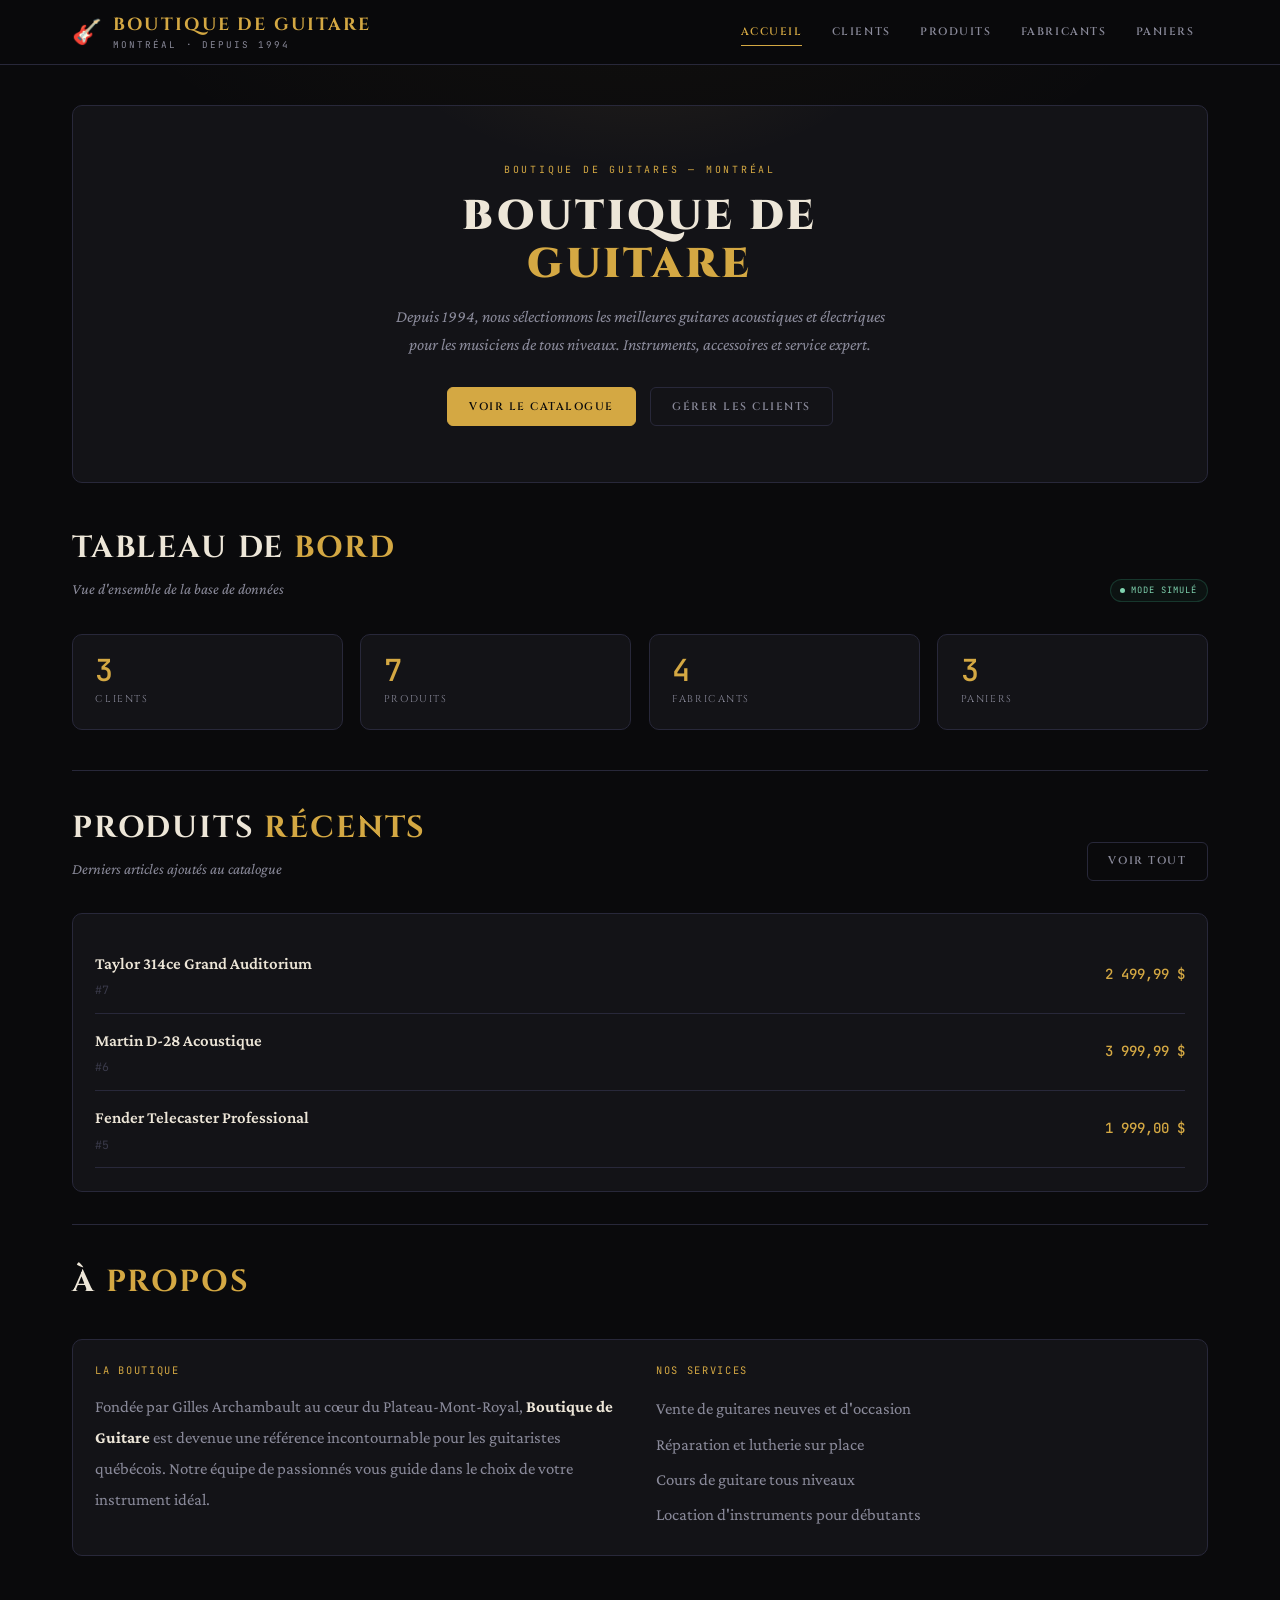
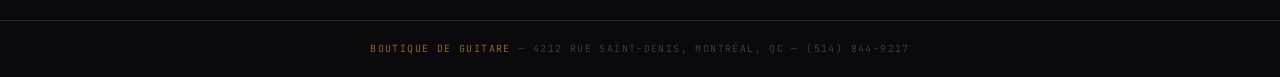
<file: boutique-guitar/index.html>
<!DOCTYPE html>
<html lang="fr">
<head>
  <meta charset="UTF-8" />
  <meta name="viewport" content="width=device-width, initial-scale=1.0" />
  <title>Boutique de Guitare — Accueil</title>
  <link rel="stylesheet" href="css/style.css" />
</head>
<body>

  <header>
    <div class="header-inner">
      <a href="index.html" class="logo">
        <span class="logo-icon">🎸</span>
        <span>
          <span class="logo-text">Boutique de Guitare</span>
          <span class="logo-sub">Montréal · Depuis 1994</span>
        </span>
      </a>
      <nav>
        <a href="index.html" class="actif">Accueil</a>
        <a href="clients.html">Clients</a>
        <a href="produits.html">Produits</a>
        <a href="fabricants.html">Fabricants</a>
        <a href="paniers.html">Paniers</a>
      </nav>
    </div>
  </header>

  <main>

    <section class="hero">
      <p class="hero-eyebrow">Boutique de guitares — Montréal</p>
      <h1 class="hero-title">Boutique de<br/><em>Guitare</em></h1>
      <p class="hero-desc">
        Depuis 1994, nous sélectionnons les meilleures guitares acoustiques et électriques
        pour les musiciens de tous niveaux. Instruments, accessoires et service expert.
      </p>
      <div class="hero-actions">
        <a href="produits.html" class="btn btn-primary">Voir le catalogue</a>
        <a href="clients.html"  class="btn btn-secondary">Gérer les clients</a>
      </div>
    </section>

    <section>
      <div class="page-header">
        <div>
          <h2 class="page-title">Tableau de <span>bord</span></h2>
          <p class="page-subtitle">Vue d'ensemble de la base de données</p>
        </div>
        <span id="api-mode-badge" class="api-badge mock">
          <span class="api-dot"></span>
          <span id="api-mode-label">Mode simulé</span>
        </span>
      </div>

      <div class="stats-grid">
        <a href="clients.html" class="stat-card">
          <div class="stat-value" id="stat-clients">—</div>
          <div class="stat-label">Clients</div>
        </a>
        <a href="produits.html" class="stat-card">
          <div class="stat-value" id="stat-produits">—</div>
          <div class="stat-label">Produits</div>
        </a>
        <a href="fabricants.html" class="stat-card">
          <div class="stat-value" id="stat-fabricants">—</div>
          <div class="stat-label">Fabricants</div>
        </a>
        <a href="paniers.html" class="stat-card">
          <div class="stat-value" id="stat-paniers">—</div>
          <div class="stat-label">Paniers</div>
        </a>
      </div>
    </section>

    <hr class="divider" />

    <section>
      <div class="page-header">
        <div>
          <h2 class="page-title">Produits <span>récents</span></h2>
          <p class="page-subtitle">Derniers articles ajoutés au catalogue</p>
        </div>
        <a href="produits.html" class="btn btn-secondary">Voir tout</a>
      </div>
      <div class="panel">
        <div class="panel-body">
          <div id="produits-apercu">
            <div class="spinner-wrapper">
              <div class="spinner"></div>
              Chargement...
            </div>
          </div>
        </div>
      </div>
    </section>

    <hr class="divider" />

    <section>
      <div class="page-header">
        <div>
          <h2 class="page-title">À <span>propos</span></h2>
        </div>
      </div>
      <div class="panel">
        <div class="panel-body" style="display:grid; grid-template-columns:1fr 1fr; gap:2rem;">
          <div>
            <p style="font-family:var(--font-m); font-size:.65rem; letter-spacing:.16em; text-transform:uppercase; color:var(--gold); margin-bottom:.75rem;">La boutique</p>
            <p style="color:var(--muted); line-height:1.85;">
              Fondée par Gilles Archambault au cœur du Plateau-Mont-Royal, 
              <strong style="color:var(--text)">Boutique de Guitare</strong> est devenue 
              une référence incontournable pour les guitaristes québécois. Notre équipe de 
              passionnés vous guide dans le choix de votre instrument idéal.
            </p>
          </div>
          <div>
            <p style="font-family:var(--font-m); font-size:.65rem; letter-spacing:.16em; text-transform:uppercase; color:var(--gold); margin-bottom:.75rem;">Nos services</p>
            <ul style="list-style:none; color:var(--muted); line-height:2.1;">
              <li>Vente de guitares neuves et d'occasion</li>
              <li>Réparation et lutherie sur place</li>
              <li>Cours de guitare tous niveaux</li>
              <li>Location d'instruments pour débutants</li>
            </ul>
          </div>
        </div>
      </div>
    </section>

  </main>

  <footer>
    <span>Boutique de Guitare</span> — 4212 rue Saint-Denis, Montréal, QC — (514) 844-9217
  </footer>

  <div id="toast-container"></div>

  <script src="js/api.js"></script>
  <script>
    'use strict';

    const badge = document.getElementById('api-mode-badge');
    const label = document.getElementById('api-mode-label');
    const mode  = getModeLabel();
    badge.className = `api-badge ${mode}`;
    label.textContent = mode === 'mock' ? 'Mode simulé' : 'Oracle ORDS connecté';

    async function chargerStats() {
      try {
        const [c, p, f, pa] = await Promise.all([
          getAll('clients'), getAll('produits'),
          getAll('fabricants'), getAll('paniers'),
        ]);
        document.getElementById('stat-clients').textContent    = c.count  ?? c.items.length;
        document.getElementById('stat-produits').textContent   = p.count  ?? p.items.length;
        document.getElementById('stat-fabricants').textContent = f.count  ?? f.items.length;
        document.getElementById('stat-paniers').textContent    = pa.count ?? pa.items.length;
      } catch (e) { console.error(e); }
    }

    async function chargerProduitsApercu() {
      const el = document.getElementById('produits-apercu');
      try {
        const data  = await getAll('produits');
        const items = data.items.slice(-3).reverse();
        if (!items.length) {
          el.innerHTML = '<div class="empty-state"><div class="empty-state-text">Aucun produit</div></div>';
          return;
        }
        el.innerHTML = items.map(p => `
          <div style="display:flex;align-items:center;justify-content:space-between;padding:.85rem 0;border-bottom:1px solid var(--border);">
            <div>
              <div style="font-weight:600">${esc(p.nom_produit)}</div>
              <div style="font-family:var(--font-m);font-size:.72rem;color:var(--faint);margin-top:.15rem">#${p.id_produit}</div>
            </div>
            <div class="td-price">${prix(p.prix_produit)}</div>
          </div>`).join('');
      } catch {
        el.innerHTML = '<div class="empty-state"><div class="empty-state-text">Erreur de chargement</div></div>';
      }
    }

    function esc(s) { const d = document.createElement('div'); d.textContent = s ?? ''; return d.innerHTML; }
    function prix(v) { return v != null ? parseFloat(v).toLocaleString('fr-CA',{style:'currency',currency:'CAD'}) : '—'; }

    chargerStats();
    chargerProduitsApercu();
  </script>

</body>
</html>
</file>
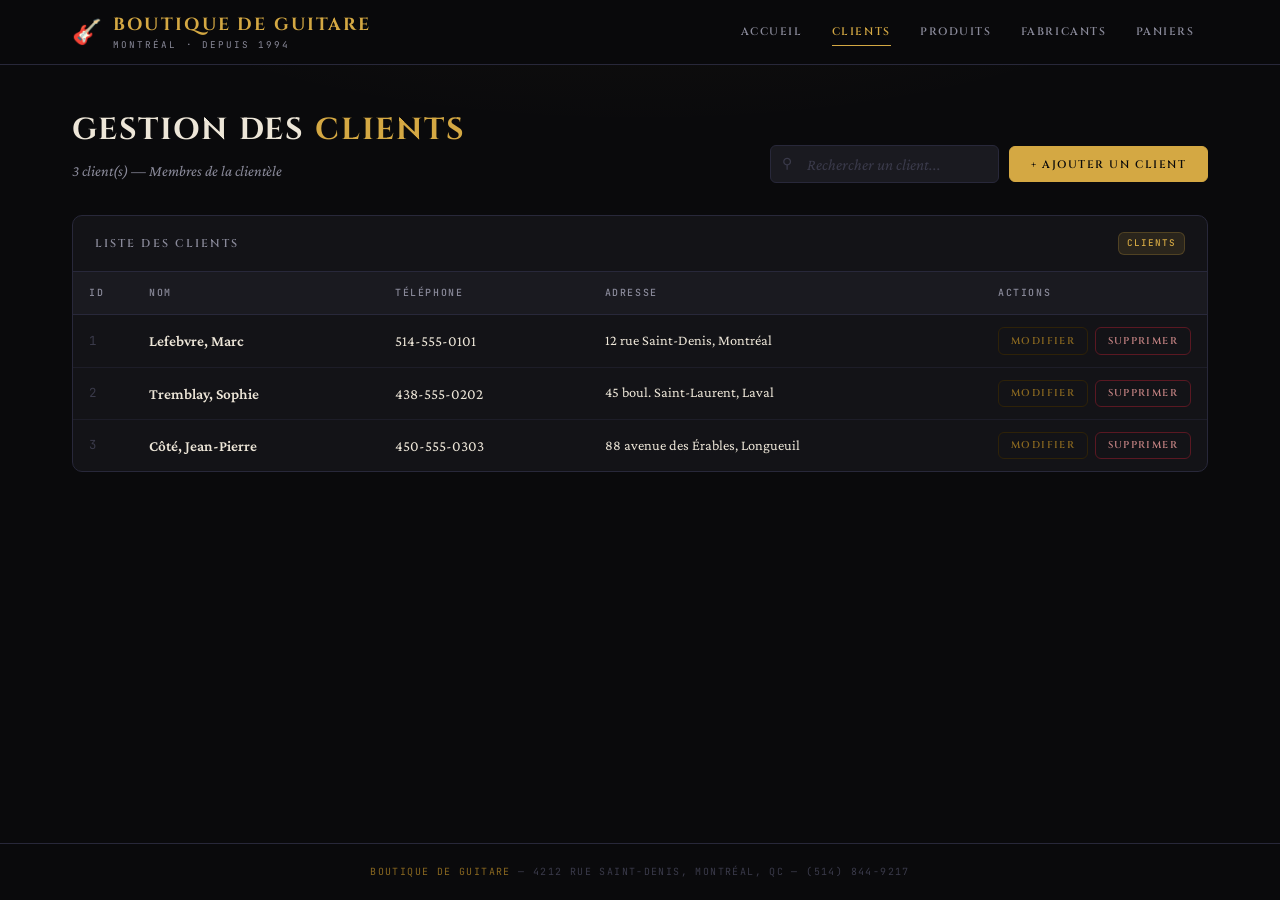
<file: boutique-guitar/clients.html>
<!DOCTYPE html>
<html lang="fr">
<head>
  <meta charset="UTF-8" />
  <meta name="viewport" content="width=device-width, initial-scale=1.0" />
  <title>Boutique de Guitare — Clients</title>
  <link rel="stylesheet" href="css/style.css" />
</head>
<body>

  <header>
    <div class="header-inner">
      <a href="index.html" class="logo">
        <span class="logo-icon">🎸</span>
        <span>
          <span class="logo-text">Boutique de Guitare</span>
          <span class="logo-sub">Montréal · Depuis 1994</span>
        </span>
      </a>
      <nav>
        <a href="index.html">Accueil</a>
        <a href="clients.html" class="actif">Clients</a>
        <a href="produits.html">Produits</a>
        <a href="fabricants.html">Fabricants</a>
        <a href="paniers.html">Paniers</a>
      </nav>
    </div>
  </header>

  <main>

    <div class="page-header">
      <div>
        <h1 class="page-title">Gestion des <span>Clients</span></h1>
        <p class="page-subtitle"><span id="compteur">—</span> — Membres de la clientèle</p>
      </div>
      <div class="toolbar">
        <div class="search-wrapper">
          <span class="search-icon">&#9906;</span>
          <input type="search" id="recherche" class="form-control search-input" placeholder="Rechercher un client..." />
        </div>
        <button id="btn-ajouter" class="btn btn-primary">+ Ajouter un client</button>
      </div>
    </div>

    <div class="panel">
      <div class="panel-header">
        <span class="panel-title">Liste des clients</span>
        <span class="badge badge-gold">clients</span>
      </div>
      <div class="table-wrapper">
        <table>
          <thead>
            <tr>
              <th style="width:60px">ID</th>
              <th>Nom</th>
              <th>Téléphone</th>
              <th>Adresse</th>
              <th style="width:210px">Actions</th>
            </tr>
          </thead>
          <tbody id="clients-tbody"></tbody>
        </table>
      </div>
    </div>

  </main>

  <footer>
    <span>Boutique de Guitare</span> — 4212 rue Saint-Denis, Montréal, QC — (514) 844-9217
  </footer>

  <!-- Modal -->
  <div id="modal-overlay" class="modal-overlay">
    <div class="modal" role="dialog" aria-modal="true">
      <div class="modal-header">
        <span id="modal-titre" class="modal-title">Nouveau client</span>
        <button id="btn-fermer-modal" class="modal-close" aria-label="Fermer">&#x2715;</button>
      </div>
      <div class="modal-body">
        <form id="form-client" novalidate>
          <input type="hidden" id="field-id" />
          <div class="form-group">
            <label class="form-label" for="field-nom">Nom du client *</label>
            <input type="text" id="field-nom" class="form-control" placeholder="ex. Tremblay, Marie" required maxlength="100" />
          </div>
          <div class="form-group">
            <label class="form-label" for="field-tel">Téléphone</label>
            <input type="tel" id="field-tel" class="form-control" placeholder="ex. 514-555-0123" maxlength="20" />
          </div>
          <div class="form-group">
            <label class="form-label" for="field-adr">Adresse</label>
            <input type="text" id="field-adr" class="form-control" placeholder="ex. 123 rue Principale, Montréal" maxlength="200" />
          </div>
        </form>
      </div>
      <div class="modal-footer">
        <button type="button" class="btn btn-secondary" onclick="fermerModal()">Annuler</button>
        <button type="submit" id="btn-soumettre" class="btn btn-primary" form="form-client">Créer</button>
      </div>
    </div>
  </div>

  <!-- Confirmation -->
  <div id="confirm-overlay" class="confirm-overlay">
    <div class="confirm-box">
      <div class="confirm-icon">&#9888;</div>
      <div class="confirm-title">Confirmer la suppression</div>
      <div class="confirm-msg">Supprimer le client <strong id="confirm-nom-client"></strong> ? Cette action est irréversible.</div>
      <div class="confirm-actions">
        <button id="btn-annuler-confirm" class="btn btn-secondary">Annuler</button>
        <button id="btn-confirmer-suppr" class="btn btn-danger" style="padding:.6rem 1.3rem;font-size:.68rem;">Supprimer</button>
      </div>
    </div>
  </div>

  <div id="toast-container"></div>
  <script src="js/api.js"></script>
  <script src="js/clients.js"></script>
</body>
</html>
</file>
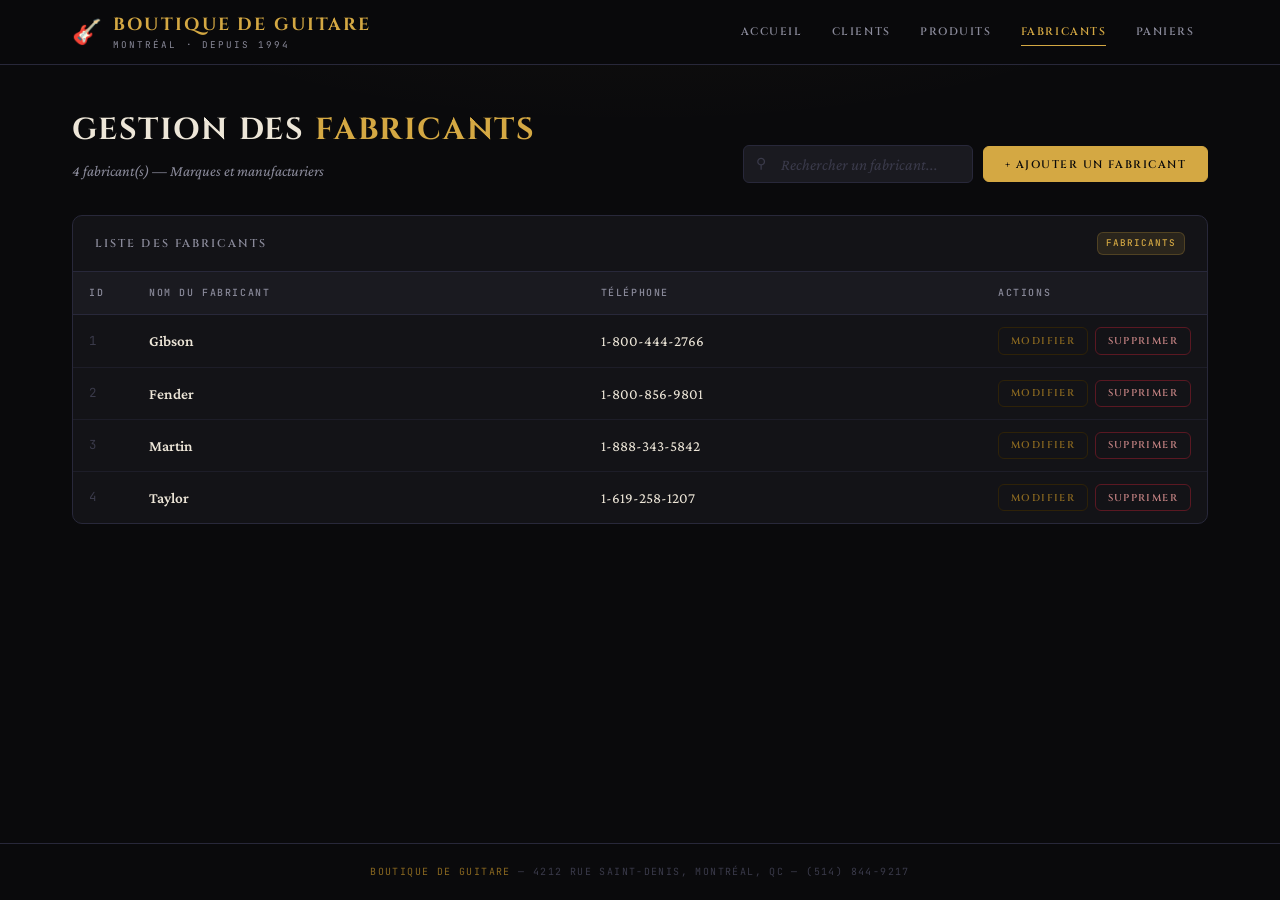
<file: boutique-guitar/fabricants.html>
<!DOCTYPE html>
<html lang="fr">
<head>
  <meta charset="UTF-8" />
  <meta name="viewport" content="width=device-width, initial-scale=1.0" />
  <title>Boutique de Guitare — Fabricants</title>
  <link rel="stylesheet" href="css/style.css" />
</head>
<body>

  <header>
    <div class="header-inner">
      <a href="index.html" class="logo">
        <span class="logo-icon">🎸</span>
        <span>
          <span class="logo-text">Boutique de Guitare</span>
          <span class="logo-sub">Montréal · Depuis 1994</span>
        </span>
      </a>
      <nav>
        <a href="index.html">Accueil</a>
        <a href="clients.html">Clients</a>
        <a href="produits.html">Produits</a>
        <a href="fabricants.html" class="actif">Fabricants</a>
        <a href="paniers.html">Paniers</a>
      </nav>
    </div>
  </header>

  <main>

    <div class="page-header">
      <div>
        <h1 class="page-title">Gestion des <span>Fabricants</span></h1>
        <p class="page-subtitle"><span id="compteur">—</span> — Marques et manufacturiers</p>
      </div>
      <div class="toolbar">
        <div class="search-wrapper">
          <span class="search-icon">&#9906;</span>
          <input type="search" id="recherche" class="form-control search-input" placeholder="Rechercher un fabricant..." />
        </div>
        <button id="btn-ajouter" class="btn btn-primary">+ Ajouter un fabricant</button>
      </div>
    </div>

    <div class="panel">
      <div class="panel-header">
        <span class="panel-title">Liste des fabricants</span>
        <span class="badge badge-gold">fabricants</span>
      </div>
      <div class="table-wrapper">
        <table>
          <thead>
            <tr>
              <th style="width:60px">ID</th>
              <th>Nom du fabricant</th>
              <th>Téléphone</th>
              <th style="width:210px">Actions</th>
            </tr>
          </thead>
          <tbody id="fabricants-tbody"></tbody>
        </table>
      </div>
    </div>

  </main>

  <footer>
    <span>Boutique de Guitare</span> — 4212 rue Saint-Denis, Montréal, QC — (514) 844-9217
  </footer>

  <!-- Modal -->
  <div id="modal-overlay" class="modal-overlay">
    <div class="modal" role="dialog" aria-modal="true">
      <div class="modal-header">
        <span id="modal-titre" class="modal-title">Nouveau fabricant</span>
        <button id="btn-fermer-modal" class="modal-close" aria-label="Fermer">&#x2715;</button>
      </div>
      <div class="modal-body">
        <form id="form-fabricant" novalidate>
          <div class="form-group">
            <label class="form-label" for="field-nom">Nom du fabricant *</label>
            <input type="text" id="field-nom" class="form-control" placeholder="ex. Gibson, Fender, Martin..." required maxlength="100" />
          </div>
          <div class="form-group">
            <label class="form-label" for="field-tel">Téléphone</label>
            <input type="tel" id="field-tel" class="form-control" placeholder="ex. 1-800-444-2766" maxlength="20" />
          </div>
        </form>
      </div>
      <div class="modal-footer">
        <button type="button" class="btn btn-secondary" onclick="fermerModal()">Annuler</button>
        <button type="submit" id="btn-soumettre" class="btn btn-primary" form="form-fabricant">Créer</button>
      </div>
    </div>
  </div>

  <!-- Confirmation -->
  <div id="confirm-overlay" class="confirm-overlay">
    <div class="confirm-box">
      <div class="confirm-icon">&#9888;</div>
      <div class="confirm-title">Confirmer la suppression</div>
      <div class="confirm-msg">Supprimer le fabricant <strong id="confirm-nom-fab"></strong> ? Les produits associés pourraient être affectés.</div>
      <div class="confirm-actions">
        <button id="btn-annuler-confirm" class="btn btn-secondary">Annuler</button>
        <button id="btn-confirmer-suppr" class="btn btn-danger" style="padding:.6rem 1.3rem;font-size:.68rem;">Supprimer</button>
      </div>
    </div>
  </div>

  <div id="toast-container"></div>
  <script src="js/api.js"></script>
  <script src="js/fabricants.js"></script>
</body>
</html>
</file>
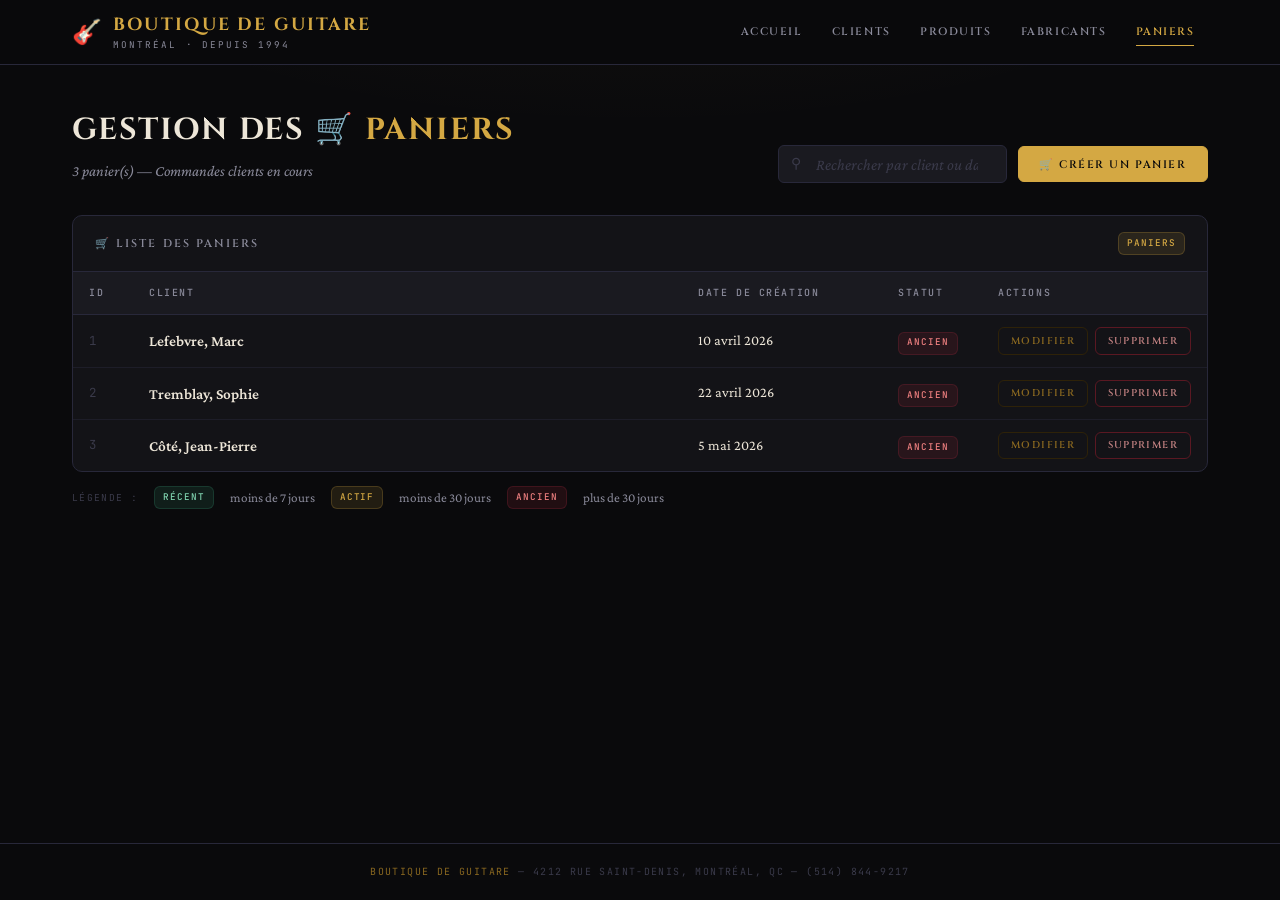
<file: boutique-guitar/paniers.html>
<!DOCTYPE html>
<html lang="fr">
<head>
  <meta charset="UTF-8" />
  <meta name="viewport" content="width=device-width, initial-scale=1.0" />
  <title>Boutique de Guitare — Paniers</title>
  <link rel="stylesheet" href="css/style.css" />
</head>
<body>

  <header>
    <div class="header-inner">
      <a href="index.html" class="logo">
        <span class="logo-icon">🎸</span>
        <span>
          <span class="logo-text">Boutique de Guitare</span>
          <span class="logo-sub">Montréal · Depuis 1994</span>
        </span>
      </a>
      <nav>
        <a href="index.html">Accueil</a>
        <a href="clients.html">Clients</a>
        <a href="produits.html">Produits</a>
        <a href="fabricants.html">Fabricants</a>
        <a href="paniers.html" class="actif">Paniers</a>
      </nav>
    </div>
  </header>

  <main>

    <div class="page-header">
      <div>
        <h1 class="page-title">Gestion des <span>🛒 Paniers</span></h1>
        <p class="page-subtitle"><span id="compteur">—</span> — Commandes clients en cours</p>
      </div>
      <div class="toolbar">
        <div class="search-wrapper">
          <span class="search-icon">&#9906;</span>
          <input type="search" id="recherche" class="form-control search-input" placeholder="Rechercher par client ou date..." />
        </div>
        <button id="btn-ajouter" class="btn btn-primary">🛒 Créer un panier</button>
      </div>
    </div>

    <div class="panel">
      <div class="panel-header">
        <span class="panel-title">🛒 Liste des paniers</span>
        <span class="badge badge-gold">paniers</span>
      </div>
      <div class="table-wrapper">
        <table>
          <thead>
            <tr>
              <th style="width:60px">ID</th>
              <th>Client</th>
              <th style="width:200px">Date de création</th>
              <th style="width:100px">Statut</th>
              <th style="width:210px">Actions</th>
            </tr>
          </thead>
          <tbody id="paniers-tbody"></tbody>
        </table>
      </div>
    </div>

    <div style="margin-top:.9rem; display:flex; gap:1rem; flex-wrap:wrap; align-items:center;">
      <span style="font-family:var(--font-m); font-size:.6rem; text-transform:uppercase; letter-spacing:.14em; color:var(--faint);">Légende :</span>
      <span class="badge badge-green">Récent</span>
      <span style="font-size:.82rem; color:var(--muted);">moins de 7 jours</span>
      <span class="badge badge-gold">Actif</span>
      <span style="font-size:.82rem; color:var(--muted);">moins de 30 jours</span>
      <span class="badge badge-red">Ancien</span>
      <span style="font-size:.82rem; color:var(--muted);">plus de 30 jours</span>
    </div>

  </main>

  <footer>
    <span>Boutique de Guitare</span> — 4212 rue Saint-Denis, Montréal, QC — (514) 844-9217
  </footer>

  <!-- Modal -->
  <div id="modal-overlay" class="modal-overlay">
    <div class="modal" role="dialog" aria-modal="true">
      <div class="modal-header">
        <span id="modal-titre" class="modal-title">🛒 Nouveau panier</span>
        <button id="btn-fermer-modal" class="modal-close" aria-label="Fermer">&#x2715;</button>
      </div>
      <div class="modal-body">
        <form id="form-panier" novalidate>
          <div class="form-group">
            <label class="form-label" for="select-client">Client *</label>
            <select id="select-client" class="form-control" required>
              <option value="">— Sélectionner un client —</option>
            </select>
          </div>
          <div class="form-group">
            <label class="form-label" for="field-date">Date de création</label>
            <input type="date" id="field-date" class="form-control" />
          </div>
        </form>
      </div>
      <div class="modal-footer">
        <button type="button" class="btn btn-secondary" onclick="fermerModal()">Annuler</button>
        <button type="submit" id="btn-soumettre" class="btn btn-primary" form="form-panier">Créer</button>
      </div>
    </div>
  </div>

  <!-- Confirmation -->
  <div id="confirm-overlay" class="confirm-overlay">
    <div class="confirm-box">
      <div class="confirm-icon">&#9888;</div>
      <div class="confirm-title">Confirmer la suppression</div>
      <div class="confirm-msg">Supprimer <strong id="confirm-nom-panier"></strong> ? Cette action est irréversible.</div>
      <div class="confirm-actions">
        <button id="btn-annuler-confirm" class="btn btn-secondary">Annuler</button>
        <button id="btn-confirmer-suppr" class="btn btn-danger" style="padding:.6rem 1.3rem;font-size:.68rem;">Supprimer</button>
      </div>
    </div>
  </div>

  <div id="toast-container"></div>
  <script src="js/api.js"></script>
  <script src="js/paniers.js"></script>
</body>
</html>
</file>
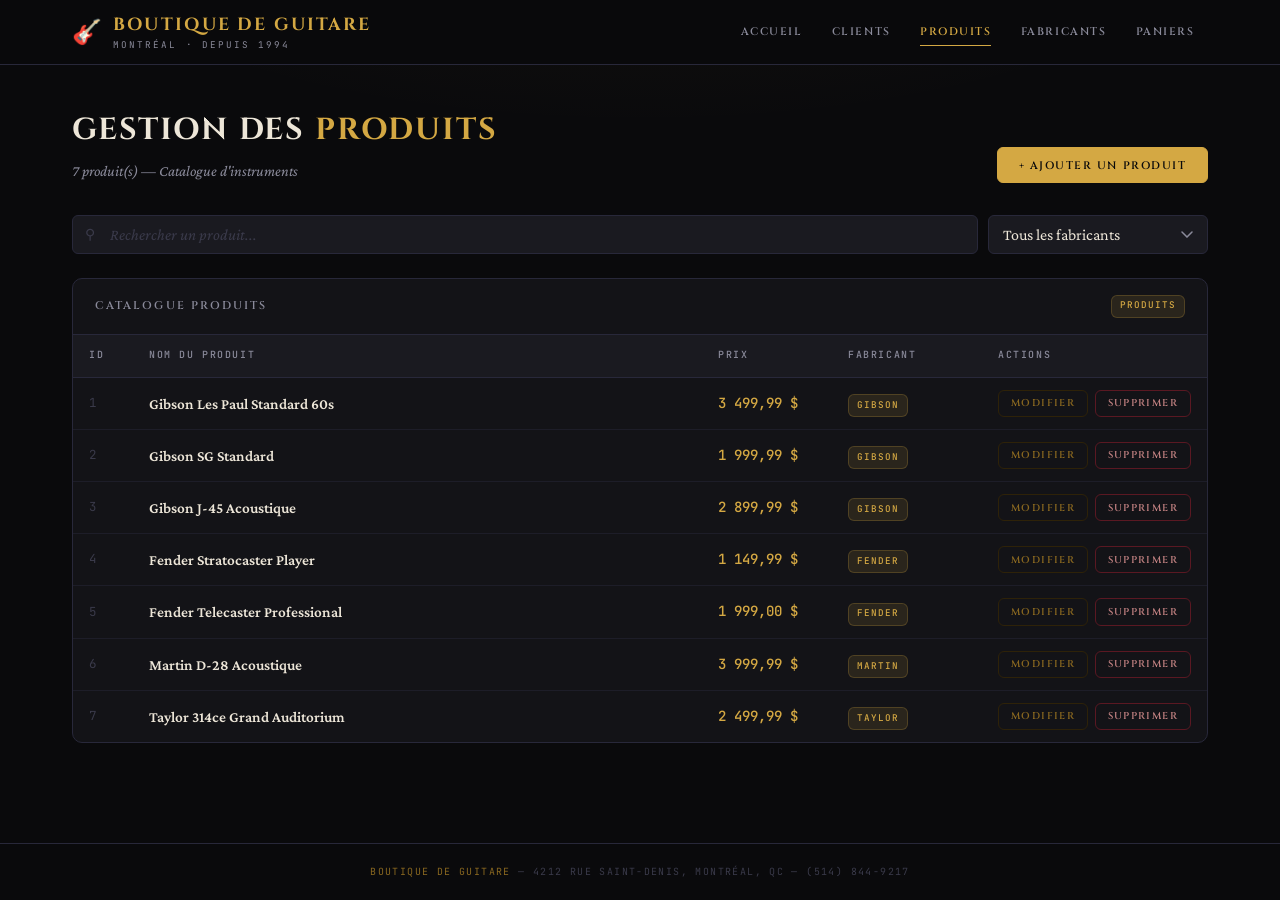
<file: boutique-guitar/produits.html>
<!DOCTYPE html>
<html lang="fr">
<head>
  <meta charset="UTF-8" />
  <meta name="viewport" content="width=device-width, initial-scale=1.0" />
  <title>Boutique de Guitare — Produits</title>
  <link rel="stylesheet" href="css/style.css" />
</head>
<body>

  <header>
    <div class="header-inner">
      <a href="index.html" class="logo">
        <span class="logo-icon">🎸</span>
        <span>
          <span class="logo-text">Boutique de Guitare</span>
          <span class="logo-sub">Montréal · Depuis 1994</span>
        </span>
      </a>
      <nav>
        <a href="index.html">Accueil</a>
        <a href="clients.html">Clients</a>
        <a href="produits.html" class="actif">Produits</a>
        <a href="fabricants.html">Fabricants</a>
        <a href="paniers.html">Paniers</a>
      </nav>
    </div>
  </header>

  <main>

    <div class="page-header">
      <div>
        <h1 class="page-title">Gestion des <span>Produits</span></h1>
        <p class="page-subtitle"><span id="compteur">—</span> — Catalogue d'instruments</p>
      </div>
      <button id="btn-ajouter" class="btn btn-primary">+ Ajouter un produit</button>
    </div>

    <div class="toolbar" style="margin-bottom:1.5rem;">
      <div class="search-wrapper" style="flex:2; min-width:200px;">
        <span class="search-icon">&#9906;</span>
        <input type="search" id="recherche" class="form-control search-input" placeholder="Rechercher un produit..." />
      </div>
      <select id="filtre-fab" class="form-control" style="flex:1; min-width:160px; max-width:220px;">
        <option value="">Tous les fabricants</option>
      </select>
    </div>

    <div class="panel">
      <div class="panel-header">
        <span class="panel-title">Catalogue produits</span>
        <span class="badge badge-gold">produits</span>
      </div>
      <div class="table-wrapper">
        <table>
          <thead>
            <tr>
              <th style="width:60px">ID</th>
              <th>Nom du produit</th>
              <th style="width:130px">Prix</th>
              <th style="width:150px">Fabricant</th>
              <th style="width:210px">Actions</th>
            </tr>
          </thead>
          <tbody id="produits-tbody"></tbody>
        </table>
      </div>
    </div>

  </main>

  <footer>
    <span>Boutique de Guitare</span> — 4212 rue Saint-Denis, Montréal, QC — (514) 844-9217
  </footer>

  <!-- Modal -->
  <div id="modal-overlay" class="modal-overlay">
    <div class="modal" role="dialog" aria-modal="true">
      <div class="modal-header">
        <span id="modal-titre" class="modal-title">Nouveau produit</span>
        <button id="btn-fermer-modal" class="modal-close" aria-label="Fermer">&#x2715;</button>
      </div>
      <div class="modal-body">
        <form id="form-produit" novalidate>
          <div class="form-group">
            <label class="form-label" for="field-nom">Nom du produit *</label>
            <input type="text" id="field-nom" class="form-control" placeholder="ex. Gibson Les Paul Standard" required maxlength="150" />
          </div>
          <div class="form-group">
            <label class="form-label" for="field-prix">Prix (CAD) *</label>
            <input type="number" id="field-prix" class="form-control" placeholder="ex. 2499.99" min="0" step="0.01" required />
          </div>
          <div class="form-group">
            <label class="form-label" for="select-manu">Fabricant</label>
            <select id="select-manu" class="form-control">
              <option value="">— Aucun fabricant —</option>
            </select>
          </div>
        </form>
      </div>
      <div class="modal-footer">
        <button type="button" class="btn btn-secondary" onclick="fermerModal()">Annuler</button>
        <button type="submit" id="btn-soumettre" class="btn btn-primary" form="form-produit">Créer</button>
      </div>
    </div>
  </div>

  <!-- Confirmation -->
  <div id="confirm-overlay" class="confirm-overlay">
    <div class="confirm-box">
      <div class="confirm-icon">&#9888;</div>
      <div class="confirm-title">Confirmer la suppression</div>
      <div class="confirm-msg">Supprimer <strong id="confirm-nom-prod"></strong> du catalogue ? Cette action est irréversible.</div>
      <div class="confirm-actions">
        <button id="btn-annuler-confirm" class="btn btn-secondary">Annuler</button>
        <button id="btn-confirmer-suppr" class="btn btn-danger" style="padding:.6rem 1.3rem;font-size:.68rem;">Supprimer</button>
      </div>
    </div>
  </div>

  <div id="toast-container"></div>
  <script src="js/api.js"></script>
  <script src="js/produits.js"></script>
</body>
</html>
</file>
<file: boutique-guitar/css/style.css>
@import url('https://fonts.googleapis.com/css2?family=Cinzel:wght@400;600;700;900&family=Crimson+Pro:ital,wght@0,400;0,600;1,400&family=JetBrains+Mono:wght@400;500&display=swap');

:root {
  --bg:        #0a0a0c;
  --surface:   #131317;
  --raised:    #1a1a20;
  --border:    #28283a;
  --gold:      #d4a843;
  --gold-dim:  #8a6820;
  --gold-pale: #e8c06a;
  --red:       #8b2635;
  --red-dim:   #5a1822;
  --green:     #2d7a5f;
  --text:      #ede6d8;
  --muted:     #8a8a9a;
  --faint:     #3a3a4a;
  --font-d: 'Cinzel', serif;
  --font-b: 'Crimson Pro', serif;
  --font-m: 'JetBrains Mono', monospace;
  --ease:   .2s cubic-bezier(.4,0,.2,1);
  --r:      6px;
}

*, *::before, *::after { box-sizing: border-box; margin: 0; padding: 0; }

body {
  background: var(--bg);
  color: var(--text);
  font-family: var(--font-b);
  font-size: 1.05rem;
  line-height: 1.65;
  min-height: 100vh;
  display: flex;
  flex-direction: column;
  background-image: radial-gradient(ellipse 80% 40% at 50% -10%, rgba(212,168,67,.05) 0%, transparent 60%);
}

/* ── Header ── */
header {
  background: rgba(10,10,12,.97);
  border-bottom: 1px solid var(--border);
  position: sticky;
  top: 0;
  z-index: 100;
  backdrop-filter: blur(10px);
}
.header-inner {
  max-width: 1200px;
  margin: 0 auto;
  padding: 0 2rem;
  display: flex;
  align-items: center;
  justify-content: space-between;
  height: 64px;
}
.logo { display: flex; align-items: center; gap: .7rem; text-decoration: none; }
.logo-icon { font-size: 1.5rem; }
.logo-text { font-family: var(--font-d); font-size: 1.1rem; font-weight: 700; letter-spacing: .12em; color: var(--gold); text-transform: uppercase; }
.logo-sub  { font-family: var(--font-m); font-size: .58rem; letter-spacing: .22em; color: var(--muted); text-transform: uppercase; display: block; margin-top: -2px; }

nav { display: flex; gap: .15rem; }
nav a {
  font-family: var(--font-d);
  font-size: .68rem;
  font-weight: 600;
  letter-spacing: .14em;
  text-transform: uppercase;
  text-decoration: none;
  color: var(--muted);
  padding: .45rem .85rem;
  border-radius: var(--r);
  transition: color var(--ease);
  position: relative;
}
nav a::after {
  content: '';
  position: absolute;
  bottom: 2px; left: .85rem; right: .85rem;
  height: 1px;
  background: var(--gold);
  transform: scaleX(0);
  transition: transform var(--ease);
}
nav a:hover { color: var(--text); }
nav a:hover::after, nav a.actif::after { transform: scaleX(1); }
nav a.actif { color: var(--gold); }

/* ── Layout ── */
main { flex: 1; max-width: 1200px; margin: 0 auto; width: 100%; padding: 2.5rem 2rem 4rem; }

footer {
  border-top: 1px solid var(--border);
  padding: 1.25rem 2rem;
  text-align: center;
  font-family: var(--font-m);
  font-size: .62rem;
  letter-spacing: .14em;
  color: var(--faint);
  text-transform: uppercase;
}
footer span { color: var(--gold-dim); }

/* ── Page header ── */
.page-header {
  display: flex;
  align-items: flex-end;
  justify-content: space-between;
  flex-wrap: wrap;
  gap: 1rem;
  margin-bottom: 2rem;
}
.page-title { font-family: var(--font-d); font-size: 1.9rem; font-weight: 700; letter-spacing: .06em; text-transform: uppercase; }
.page-title span { color: var(--gold); }
.page-subtitle { font-size: .95rem; color: var(--muted); font-style: italic; margin-top: .2rem; }

/* ── Buttons ── */
.btn {
  display: inline-flex;
  align-items: center;
  gap: .4rem;
  font-family: var(--font-d);
  font-size: .68rem;
  font-weight: 600;
  letter-spacing: .14em;
  text-transform: uppercase;
  padding: .6rem 1.3rem;
  border-radius: var(--r);
  border: 1px solid transparent;
  cursor: pointer;
  text-decoration: none;
  transition: all var(--ease);
  white-space: nowrap;
}
.btn-primary { background: var(--gold); color: #0a0a0b; border-color: var(--gold); }
.btn-primary:hover { background: var(--gold-pale); box-shadow: 0 0 18px rgba(212,168,67,.25); transform: translateY(-1px); }
.btn-secondary { background: transparent; color: var(--muted); border-color: var(--border); }
.btn-secondary:hover { background: var(--raised); color: var(--text); }
.btn-danger { background: transparent; color: #c08080; border-color: var(--red-dim); font-size: .62rem; padding: .35rem .75rem; }
.btn-danger:hover { background: var(--red-dim); color: #f0a0a0; border-color: var(--red); }
.btn-edit { background: transparent; color: var(--gold-dim); border-color: #2e2208; font-size: .62rem; padding: .35rem .75rem; }
.btn-edit:hover { background: #1e1605; color: var(--gold); border-color: var(--gold-dim); }

/* ── Panel ── */
.panel { background: var(--surface); border: 1px solid var(--border); border-radius: 10px; overflow: hidden; }
.panel-header { padding: 1rem 1.4rem; border-bottom: 1px solid var(--border); display: flex; align-items: center; justify-content: space-between; gap: 1rem; }
.panel-title { font-family: var(--font-d); font-size: .7rem; font-weight: 600; letter-spacing: .18em; text-transform: uppercase; color: var(--muted); }
.panel-body { padding: 1.4rem; }

/* ── Table ── */
.table-wrapper { overflow-x: auto; }
table { width: 100%; border-collapse: collapse; font-size: .95rem; }
thead { background: var(--raised); }
th {
  font-family: var(--font-m);
  font-size: .62rem;
  font-weight: 500;
  letter-spacing: .16em;
  text-transform: uppercase;
  color: var(--muted);
  padding: .8rem 1rem;
  text-align: left;
  border-bottom: 1px solid var(--border);
  white-space: nowrap;
}
td { padding: .75rem 1rem; border-bottom: 1px solid rgba(40,40,58,.5); vertical-align: middle; }
tr:last-child td { border-bottom: none; }
tbody tr { transition: background var(--ease); }
tbody tr:hover { background: rgba(212,168,67,.03); }
.td-id { font-family: var(--font-m); font-size: .78rem; color: var(--faint); }
.td-price { font-family: var(--font-m); font-size: .88rem; color: var(--gold); font-weight: 500; }
.td-actions { display: flex; gap: .4rem; }

/* ── Empty state ── */
.empty-state { text-align: center; padding: 3.5rem 2rem; color: var(--faint); }
.empty-state-text { font-family: var(--font-d); font-size: .75rem; letter-spacing: .12em; text-transform: uppercase; margin-top: .5rem; }

/* ── Modal ── */
.modal-overlay {
  position: fixed; inset: 0;
  background: rgba(8,8,9,.88);
  backdrop-filter: blur(6px);
  z-index: 200;
  display: flex;
  align-items: center;
  justify-content: center;
  padding: 1.5rem;
  opacity: 0;
  pointer-events: none;
  transition: opacity var(--ease);
}
.modal-overlay.visible { opacity: 1; pointer-events: all; }
.modal {
  background: var(--surface);
  border: 1px solid var(--border);
  border-radius: 10px;
  width: 100%;
  max-width: 500px;
  box-shadow: 0 8px 48px rgba(0,0,0,.9);
  transform: translateY(14px) scale(.98);
  transition: transform .22s cubic-bezier(.4,0,.2,1);
}
.modal-overlay.visible .modal { transform: translateY(0) scale(1); }
.modal-header { padding: 1.3rem 1.4rem 1.1rem; border-bottom: 1px solid var(--border); display: flex; align-items: center; justify-content: space-between; }
.modal-title { font-family: var(--font-d); font-size: .82rem; font-weight: 700; letter-spacing: .15em; text-transform: uppercase; color: var(--gold); }
.modal-close { background: none; border: none; color: var(--muted); font-size: 1.3rem; cursor: pointer; padding: .15rem .4rem; border-radius: var(--r); transition: all var(--ease); line-height: 1; }
.modal-close:hover { color: var(--text); background: var(--raised); }
.modal-body { padding: 1.4rem; }
.modal-footer { padding: .9rem 1.4rem 1.3rem; display: flex; gap: .65rem; justify-content: flex-end; }

/* ── Forms ── */
.form-group { margin-bottom: 1.1rem; }
.form-label { display: block; font-family: var(--font-m); font-size: .62rem; font-weight: 500; letter-spacing: .16em; text-transform: uppercase; color: var(--muted); margin-bottom: .45rem; }
.form-control {
  width: 100%;
  background: var(--raised);
  border: 1px solid var(--border);
  border-radius: var(--r);
  color: var(--text);
  font-family: var(--font-b);
  font-size: 1rem;
  padding: .6rem .85rem;
  transition: border-color var(--ease), box-shadow var(--ease);
  outline: none;
  appearance: none;
}
.form-control:focus { border-color: var(--gold-dim); box-shadow: 0 0 0 3px rgba(212,168,67,.1); }
.form-control::placeholder { color: var(--faint); font-style: italic; }
select.form-control {
  background-image: url("data:image/svg+xml,%3Csvg xmlns='http://www.w3.org/2000/svg' width='12' height='7' viewBox='0 0 12 7'%3E%3Cpath d='M1 1l5 5 5-5' stroke='%238a8a9a' stroke-width='1.5' fill='none' stroke-linecap='round'/%3E%3C/svg%3E");
  background-repeat: no-repeat;
  background-position: right .85rem center;
  padding-right: 2.4rem;
  cursor: pointer;
}

/* ── Toolbar / Search ── */
.toolbar { display: flex; align-items: center; gap: .65rem; flex-wrap: wrap; }
.search-wrapper { position: relative; flex: 1; min-width: 180px; }
.search-icon { position: absolute; left: .8rem; top: 50%; transform: translateY(-50%); color: var(--faint); font-size: .85rem; pointer-events: none; }
.search-input { padding-left: 2.3rem; }

/* ── Badge ── */
.badge { display: inline-block; font-family: var(--font-m); font-size: .58rem; font-weight: 500; letter-spacing: .1em; text-transform: uppercase; padding: .18rem .5rem; border-radius: var(--r); }
.badge-gold  { background: rgba(212,168,67,.12); color: var(--gold); border: 1px solid rgba(212,168,67,.22); }
.badge-red   { background: rgba(139,38,53,.18); color: #f08080; border: 1px solid rgba(139,38,53,.3); }
.badge-green { background: rgba(45,122,95,.18); color: #80d4b0; border: 1px solid rgba(45,122,95,.3); }

/* ── Toast ── */
#toast-container { position: fixed; bottom: 2rem; right: 2rem; z-index: 300; display: flex; flex-direction: column; gap: .5rem; }
.toast {
  display: flex; align-items: center; gap: .65rem;
  background: var(--raised); border: 1px solid var(--border);
  border-radius: 8px; padding: .8rem 1.1rem;
  font-size: .92rem; min-width: 260px; max-width: 360px;
  box-shadow: 0 4px 24px rgba(0,0,0,.7);
  animation: slideIn .22s ease forwards;
}
.toast.fade-out { animation: slideOut .22s ease forwards; }
.toast-success { border-left: 3px solid var(--green); }
.toast-error   { border-left: 3px solid var(--red); }
.toast-info    { border-left: 3px solid var(--gold); }
.toast-msg  { flex: 1; color: var(--text); }
@keyframes slideIn { from { opacity: 0; transform: translateX(24px); } to { opacity: 1; transform: translateX(0); } }
@keyframes slideOut { from { opacity: 1; transform: translateX(0); } to { opacity: 0; transform: translateX(24px); } }

/* ── Spinner ── */
.spinner-wrapper { display: flex; align-items: center; justify-content: center; padding: 2.5rem; gap: .65rem; color: var(--muted); font-family: var(--font-m); font-size: .7rem; letter-spacing: .14em; }
.spinner { width: 18px; height: 18px; border: 2px solid var(--border); border-top-color: var(--gold); border-radius: 50%; animation: spin .75s linear infinite; }
@keyframes spin { to { transform: rotate(360deg); } }

/* ── Confirm dialog ── */
.confirm-overlay { position: fixed; inset: 0; background: rgba(8,8,9,.92); z-index: 250; display: flex; align-items: center; justify-content: center; opacity: 0; pointer-events: none; transition: opacity var(--ease); }
.confirm-overlay.visible { opacity: 1; pointer-events: all; }
.confirm-box { background: var(--surface); border: 1px solid var(--red-dim); border-radius: 10px; padding: 2rem; max-width: 360px; width: 100%; text-align: center; box-shadow: 0 0 40px rgba(139,38,53,.18); }
.confirm-icon { font-size: 2rem; margin-bottom: .9rem; }
.confirm-title { font-family: var(--font-d); font-size: .82rem; letter-spacing: .14em; text-transform: uppercase; margin-bottom: .4rem; }
.confirm-msg { font-size: .95rem; color: var(--muted); font-style: italic; margin-bottom: 1.4rem; }
.confirm-actions { display: flex; gap: .65rem; justify-content: center; }

/* ── Hero (index) ── */
.hero { background: var(--surface); border: 1px solid var(--border); border-radius: 10px; padding: 3.5rem 2.5rem; margin-bottom: 2.5rem; text-align: center; position: relative; overflow: hidden; }
.hero::before { content: ''; position: absolute; top: -50%; left: 50%; transform: translateX(-50%); width: 500px; height: 250px; background: radial-gradient(ellipse, rgba(212,168,67,.07) 0%, transparent 70%); pointer-events: none; }
.hero-eyebrow { font-family: var(--font-m); font-size: .62rem; letter-spacing: .28em; text-transform: uppercase; color: var(--gold); margin-bottom: .9rem; }
.hero-title { font-family: var(--font-d); font-size: 2.6rem; font-weight: 900; letter-spacing: .08em; text-transform: uppercase; line-height: 1.15; margin-bottom: .9rem; }
.hero-title em { color: var(--gold); font-style: normal; }
.hero-desc { font-size: 1.05rem; color: var(--muted); max-width: 520px; margin: 0 auto 1.8rem; font-style: italic; }
.hero-actions { display: flex; gap: .9rem; justify-content: center; flex-wrap: wrap; }

/* ── Stat cards (index) ── */
.stats-grid { display: grid; grid-template-columns: repeat(auto-fit, minmax(190px, 1fr)); gap: 1.1rem; margin-bottom: 2.5rem; }
.stat-card { background: var(--surface); border: 1px solid var(--border); border-radius: 10px; padding: 1.3rem 1.4rem; text-decoration: none; transition: all var(--ease); position: relative; overflow: hidden; }
.stat-card::before { content: ''; position: absolute; top: 0; left: 0; right: 0; height: 2px; background: linear-gradient(90deg, transparent, var(--gold), transparent); opacity: 0; transition: opacity var(--ease); }
.stat-card:hover { border-color: var(--gold-dim); transform: translateY(-2px); box-shadow: 0 4px 20px rgba(0,0,0,.6); }
.stat-card:hover::before { opacity: 1; }
.stat-value { font-family: var(--font-m); font-size: 1.9rem; font-weight: 500; color: var(--gold); line-height: 1; margin-bottom: .35rem; }
.stat-label { font-family: var(--font-d); font-size: .62rem; letter-spacing: .16em; text-transform: uppercase; color: var(--muted); }

/* ── Misc ── */
hr.divider { border: none; border-top: 1px solid var(--border); margin: 2rem 0; }
.api-badge { display: inline-flex; align-items: center; gap: .35rem; font-family: var(--font-m); font-size: .55rem; letter-spacing: .12em; text-transform: uppercase; padding: .2rem .6rem; border-radius: 999px; border: 1px solid; }
.api-badge.mock { color: #80d4b0; border-color: rgba(45,122,95,.35); background: rgba(45,122,95,.08); }
.api-badge.live { color: var(--gold); border-color: rgba(212,168,67,.35); background: rgba(212,168,67,.07); }
.api-dot { width: 5px; height: 5px; border-radius: 50%; background: currentColor; animation: pulse 2s ease-in-out infinite; }
@keyframes pulse { 0%, 100% { opacity: 1; } 50% { opacity: .3; } }

@media (max-width: 768px) {
  .header-inner { padding: 0 1rem; }
  main { padding: 1.5rem 1rem 3rem; }
  .hero { padding: 2rem 1.25rem; }
  .hero-title { font-size: 1.75rem; }
  .page-header { flex-direction: column; align-items: flex-start; }
}
</file>
